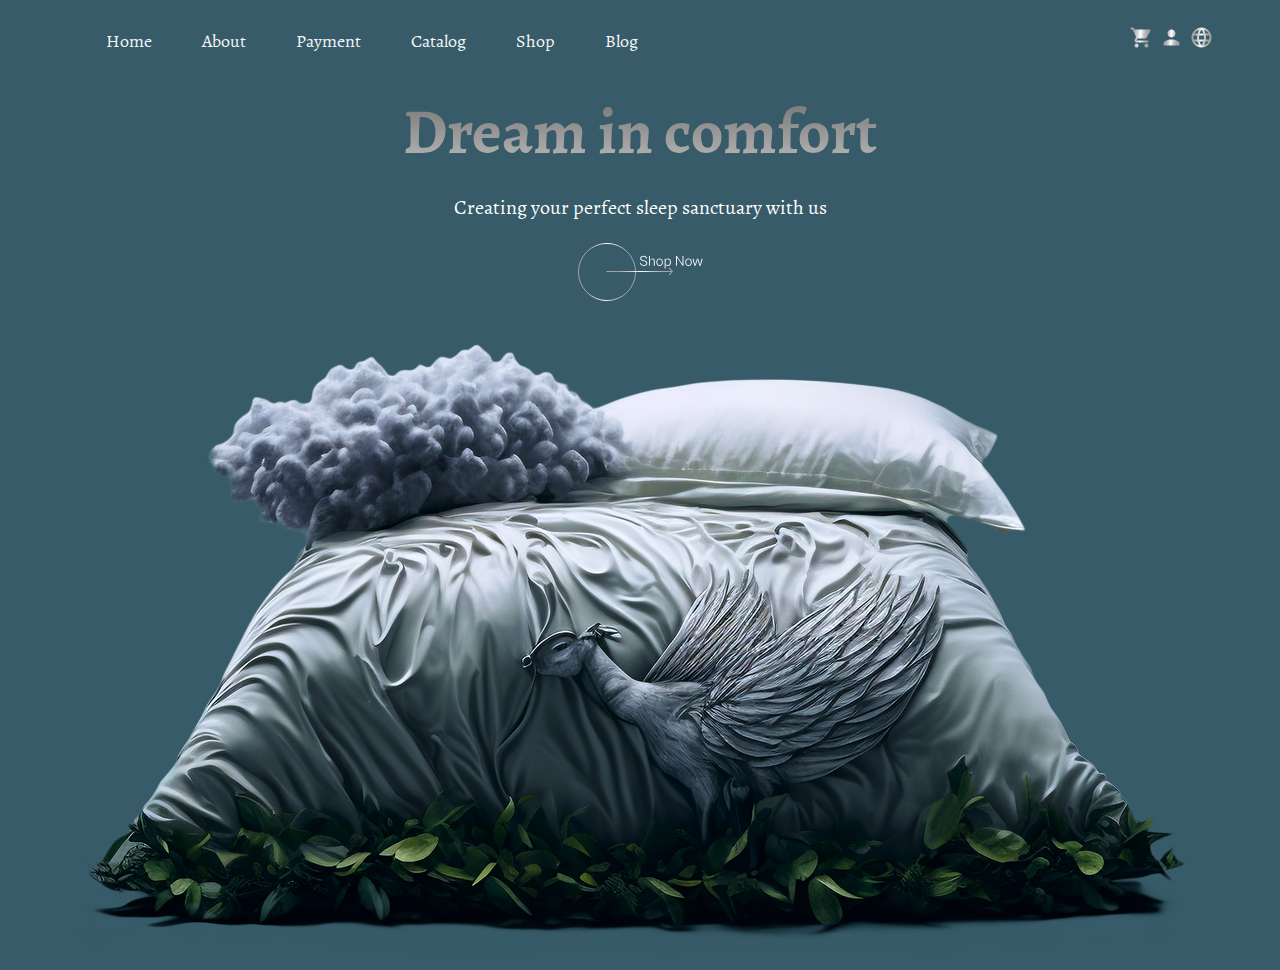
<file: index.html>
<!DOCTYPE html>
<html lang="en" dir="ltr">

<head>
    <meta charset="UTF-8">
    <meta name="viewport" content="width=device-width, initial-scale=1.0">
    <title>Bed Linen online shop | dream in confort</title>
    <link rel="preconnect" href="https://fonts.googleapis.com">
    <link rel="preconnect" href="https://fonts.gstatic.com" crossorigin>
    <link href="https://fonts.googleapis.com/css2?family=Sahitya:wght@400;700&display=swap" rel="stylesheet">
    <link rel="stylesheet" href="./style.css">
</head>

<body>
    <header class="header">
        <!-- list / item -->
        <div>
            <ul class="list">
                <li><a href="" class="item">Home</a></li>
                <li><a href="" class="item">About</a></li>
                <li><a href="" class="item">Payment</a></li>
                <li><a href="" class="item">Catalog</a></li>
                <li><a href="" class="item">Shop</a></li>
                <li><a href="" class="item">Blog</a></li>
            </ul>
        </div>

        <!-- svg icon -->
        <div class="icons">
            <!-- shoping cart icon -->
            <div>
                <svg width="25" height="25" viewBox="0 0 25 25" fill="none" xmlns="http://www.w3.org/2000/svg">
                    <g clip-path="url(#clip0_1_11160)">
                        <path
                            d="M7.5 22.5C6.95 22.5 6.47933 22.3043 6.088 21.913C5.696 21.521 5.5 21.05 5.5 20.5C5.5 19.95 5.696 19.479 6.088 19.087C6.47933 18.6957 6.95 18.5 7.5 18.5C8.05 18.5 8.52067 18.6957 8.912 19.087C9.304 19.479 9.5 19.95 9.5 20.5C9.5 21.05 9.304 21.521 8.912 21.913C8.52067 22.3043 8.05 22.5 7.5 22.5ZM17.5 22.5C16.95 22.5 16.4793 22.3043 16.088 21.913C15.696 21.521 15.5 21.05 15.5 20.5C15.5 19.95 15.696 19.479 16.088 19.087C16.4793 18.6957 16.95 18.5 17.5 18.5C18.05 18.5 18.521 18.6957 18.913 19.087C19.3043 19.479 19.5 19.95 19.5 20.5C19.5 21.05 19.3043 21.521 18.913 21.913C18.521 22.3043 18.05 22.5 17.5 22.5ZM7.5 17.5C6.75 17.5 6.18333 17.1707 5.8 16.512C5.41667 15.854 5.4 15.2 5.75 14.55L7.1 12.1L3.5 4.5H2.475C2.19167 4.5 1.95833 4.404 1.775 4.212C1.59167 4.02067 1.5 3.78333 1.5 3.5C1.5 3.21667 1.596 2.979 1.788 2.787C1.97933 2.59567 2.21667 2.5 2.5 2.5H4.125C4.30833 2.5 4.48333 2.55 4.65 2.65C4.81667 2.75 4.94167 2.89167 5.025 3.075L5.7 4.5H20.45C20.9 4.5 21.2083 4.66667 21.375 5C21.5417 5.33333 21.5333 5.68333 21.35 6.05L17.8 12.45C17.6167 12.7833 17.375 13.0417 17.075 13.225C16.775 13.4083 16.4333 13.5 16.05 13.5H8.6L7.5 15.5H18.525C18.8083 15.5 19.0417 15.5957 19.225 15.787C19.4083 15.979 19.5 16.2167 19.5 16.5C19.5 16.7833 19.404 17.0207 19.212 17.212C19.0207 17.404 18.7833 17.5 18.5 17.5H7.5Z"
                            fill="url(#paint0_linear_1_11160)" />
                    </g>
                    <defs>
                        <linearGradient id="paint0_linear_1_11160" x1="-1.44001" y1="2.00635" x2="22.7609" y2="3.87885"
                            gradientUnits="userSpaceOnUse">
                            <stop offset="0.270833" stop-color="#A3A3A3" />
                            <stop offset="0.412103" stop-color="#CCCCCC" />
                            <stop offset="0.551716" stop-color="white" />
                            <stop offset="0.677083" stop-color="#CCCCCC" />
                            <stop offset="0.833333" stop-color="#A3A3A3" />
                        </linearGradient>
                        <clipPath id="clip0_1_11160">
                            <rect width="25" height="25" fill="white" />
                        </clipPath>
                    </defs>
                </svg>
            </div>

            <!-- admin panel icon -->
            <div>
                <svg width="25" height="25" viewBox="0 0 25 25" fill="none" xmlns="http://www.w3.org/2000/svg">
                    <g clip-path="url(#clip0_1_11163)">
                        <path
                            d="M12.5 4.5C13.5609 4.5 14.5783 4.92143 15.3284 5.67157C16.0786 6.42172 16.5 7.43913 16.5 8.5C16.5 9.56087 16.0786 10.5783 15.3284 11.3284C14.5783 12.0786 13.5609 12.5 12.5 12.5C11.4391 12.5 10.4217 12.0786 9.67157 11.3284C8.92143 10.5783 8.5 9.56087 8.5 8.5C8.5 7.43913 8.92143 6.42172 9.67157 5.67157C10.4217 4.92143 11.4391 4.5 12.5 4.5ZM12.5 14.5C16.92 14.5 20.5 16.29 20.5 18.5V20.5H4.5V18.5C4.5 16.29 8.08 14.5 12.5 14.5Z"
                            fill="url(#paint0_linear_1_11163)" />
                    </g>
                    <defs>
                        <linearGradient id="paint0_linear_1_11163" x1="2.1473" y1="4.10508" x2="21.5137" y2="5.60396"
                            gradientUnits="userSpaceOnUse">
                            <stop offset="0.270833" stop-color="#A3A3A3" />
                            <stop offset="0.412103" stop-color="#CCCCCC" />
                            <stop offset="0.551716" stop-color="white" />
                            <stop offset="0.677083" stop-color="#CCCCCC" />
                            <stop offset="0.833333" stop-color="#A3A3A3" />
                        </linearGradient>
                        <clipPath id="clip0_1_11163">
                            <rect width="25" height="25" fill="white" />
                        </clipPath>
                    </defs>
                </svg>
            </div>

            <!-- internet icon -->
            <div>
                <svg width="25" height="25" viewBox="0 0 25 25" fill="none" xmlns="http://www.w3.org/2000/svg">
                    <g clip-path="url(#clip0_1_11166)">
                        <path
                            d="M12.5 22.5C11.1333 22.5 9.84167 22.2373 8.625 21.712C7.40833 21.1873 6.346 20.4707 5.438 19.562C4.52933 18.654 3.81267 17.5917 3.288 16.375C2.76267 15.1583 2.5 13.8667 2.5 12.5C2.5 11.1167 2.76267 9.821 3.288 8.613C3.81267 7.40433 4.52933 6.346 5.438 5.438C6.346 4.52933 7.40833 3.81233 8.625 3.287C9.84167 2.76233 11.1333 2.5 12.5 2.5C13.8833 2.5 15.179 2.76233 16.387 3.287C17.5957 3.81233 18.654 4.52933 19.562 5.438C20.4707 6.346 21.1873 7.40433 21.712 8.613C22.2373 9.821 22.5 11.1167 22.5 12.5C22.5 13.8667 22.2373 15.1583 21.712 16.375C21.1873 17.5917 20.4707 18.654 19.562 19.562C18.654 20.4707 17.5957 21.1873 16.387 21.712C15.179 22.2373 13.8833 22.5 12.5 22.5ZM12.5 20.45C12.9333 19.85 13.3083 19.225 13.625 18.575C13.9417 17.925 14.2 17.2333 14.4 16.5H10.6C10.8 17.2333 11.0583 17.925 11.375 18.575C11.6917 19.225 12.0667 19.85 12.5 20.45ZM9.9 20.05C9.6 19.5 9.33767 18.929 9.113 18.337C8.88767 17.7457 8.7 17.1333 8.55 16.5H5.6C6.08333 17.3333 6.68733 18.0583 7.412 18.675C8.13733 19.2917 8.96667 19.75 9.9 20.05ZM15.1 20.05C16.0333 19.75 16.8623 19.2917 17.587 18.675C18.3123 18.0583 18.9167 17.3333 19.4 16.5H16.45C16.3 17.1333 16.1127 17.7457 15.888 18.337C15.6627 18.929 15.4 19.5 15.1 20.05ZM4.75 14.5H8.15C8.1 14.1667 8.06233 13.8373 8.037 13.512C8.01233 13.1873 8 12.85 8 12.5C8 12.15 8.01233 11.8127 8.037 11.488C8.06233 11.1627 8.1 10.8333 8.15 10.5H4.75C4.66667 10.8333 4.604 11.1627 4.562 11.488C4.52067 11.8127 4.5 12.15 4.5 12.5C4.5 12.85 4.52067 13.1873 4.562 13.512C4.604 13.8373 4.66667 14.1667 4.75 14.5ZM10.15 14.5H14.85C14.9 14.1667 14.9377 13.8373 14.963 13.512C14.9877 13.1873 15 12.85 15 12.5C15 12.15 14.9877 11.8127 14.963 11.488C14.9377 11.1627 14.9 10.8333 14.85 10.5H10.15C10.1 10.8333 10.0627 11.1627 10.038 11.488C10.0127 11.8127 10 12.15 10 12.5C10 12.85 10.0127 13.1873 10.038 13.512C10.0627 13.8373 10.1 14.1667 10.15 14.5ZM16.85 14.5H20.25C20.3333 14.1667 20.396 13.8373 20.438 13.512C20.4793 13.1873 20.5 12.85 20.5 12.5C20.5 12.15 20.4793 11.8127 20.438 11.488C20.396 11.1627 20.3333 10.8333 20.25 10.5H16.85C16.9 10.8333 16.9373 11.1627 16.962 11.488C16.9873 11.8127 17 12.15 17 12.5C17 12.85 16.9873 13.1873 16.962 13.512C16.9373 13.8373 16.9 14.1667 16.85 14.5ZM16.45 8.5H19.4C18.9167 7.66667 18.3123 6.94167 17.587 6.325C16.8623 5.70833 16.0333 5.25 15.1 4.95C15.4 5.5 15.6627 6.07067 15.888 6.662C16.1127 7.254 16.3 7.86667 16.45 8.5ZM10.6 8.5H14.4C14.2 7.76667 13.9417 7.075 13.625 6.425C13.3083 5.775 12.9333 5.15 12.5 4.55C12.0667 5.15 11.6917 5.775 11.375 6.425C11.0583 7.075 10.8 7.76667 10.6 8.5ZM5.6 8.5H8.55C8.7 7.86667 8.88767 7.254 9.113 6.662C9.33767 6.07067 9.6 5.5 9.9 4.95C8.96667 5.25 8.13733 5.70833 7.412 6.325C6.68733 6.94167 6.08333 7.66667 5.6 8.5Z"
                            fill="url(#paint0_linear_1_11166)" />
                    </g>
                    <defs>
                        <linearGradient id="paint0_linear_1_11166" x1="-0.440881" y1="2.00635" x2="23.7671" y2="3.87996"
                            gradientUnits="userSpaceOnUse">
                            <stop offset="0.270833" stop-color="#A3A3A3" />
                            <stop offset="0.412103" stop-color="#CCCCCC" />
                            <stop offset="0.551716" stop-color="white" />
                            <stop offset="0.677083" stop-color="#CCCCCC" />
                            <stop offset="0.833333" stop-color="#A3A3A3" />
                        </linearGradient>
                        <clipPath id="clip0_1_11166">
                            <rect width="25" height="25" fill="white" />
                        </clipPath>
                    </defs>
                </svg>
            </div>
        </div>
    </header>

    <main>
        <!-- hero section | dream in confort -->
        <section class="hero-sect">
            <!-- title | Dream ... -->
            <div>
                <h1 class="title">Dream in comfort</h1>
            </div>

            <!-- text | under the title -->
            <div>
                <p class="text">
                    Creating your perfect sleep sanctuary with us
                </p>
            </div>

            <!-- button shop now -->
            <div>
                <a href="">
                    <button class="btn-shop">
                        <svg width="135" height="68" viewBox="0 0 135 68" fill="none"
                            xmlns="http://www.w3.org/2000/svg">
                            <rect x="5.4203" y="5.42024" width="57.1594" height="57.1594" rx="28.5797"
                                stroke="url(#paint0_linear_1_11139)" stroke-width="0.985507" />
                            <path
                                d="M99.8847 33.8558C100.077 33.6633 100.077 33.3513 99.8847 33.1589L96.7488 30.023C96.5564 29.8306 96.2444 29.8306 96.052 30.023C95.8595 30.2155 95.8595 30.5275 96.052 30.7199L98.8394 33.5073L96.052 36.2948C95.8595 36.4872 95.8595 36.7992 96.052 36.9916C96.2444 37.1841 96.5564 37.1841 96.7488 36.9916L99.8847 33.8558ZM33.5073 34.0001H99.5362V33.0146H33.5073V34.0001Z"
                                fill="url(#paint1_linear_1_11139)" />
                            <path
                                d="M71.0027 27.9155C72.8209 27.9155 74.2549 26.9694 74.2549 25.2399C74.2549 23.4216 72.8801 22.8303 71.3575 22.4755L70.1896 22.1946C68.9036 21.8842 68.1792 21.4407 68.1792 20.3616C68.1792 19.2825 69.1401 18.6616 70.3375 18.6616C71.7714 18.6616 72.8357 19.312 73.294 20.7016L74.107 20.0512C73.5305 18.5581 72.1705 17.7451 70.3523 17.7451C68.6818 17.7451 67.1592 18.6764 67.1592 20.4355C67.1592 22.1651 68.4896 22.7712 69.8792 23.0964L70.9583 23.3329C72.4662 23.6877 73.2792 24.1016 73.2792 25.2694C73.2792 26.5259 72.2149 27.0138 71.0027 27.0138C69.7018 27.0138 68.0905 26.3929 67.6175 24.6929L66.8636 25.3433C67.4992 27.1764 69.214 27.9155 71.0027 27.9155ZM76.9416 27.7825V23.6729C76.9416 22.4459 77.5625 21.352 79.0851 21.352C80.2973 21.352 80.7999 22.0616 80.7999 23.2146V27.7825H81.7755V22.9929C81.7755 21.3668 80.859 20.539 79.4842 20.539C78.0355 20.539 77.1929 21.5146 76.9416 22.6677V17.8781H75.9659V27.7825H76.9416ZM86.5997 27.9303C88.551 27.9303 89.9258 26.4816 89.9258 24.2346C89.9258 21.9877 88.551 20.539 86.5997 20.539C84.6484 20.539 83.2884 21.9877 83.2884 24.2346C83.2884 26.4816 84.6484 27.9303 86.5997 27.9303ZM86.5997 27.1025C85.2102 27.1025 84.2641 26.112 84.2641 24.2346C84.2641 22.3425 85.2102 21.3373 86.5997 21.3373C88.0041 21.3373 88.9502 22.3425 88.9502 24.2346C88.9502 26.112 88.0041 27.1025 86.5997 27.1025ZM92.6337 30.532V25.9051C92.8702 26.999 93.6389 27.9303 94.9989 27.9303C96.8467 27.9303 97.9554 26.4668 97.9554 24.2199C97.9554 21.9877 96.8467 20.5094 94.9989 20.5094C93.6389 20.5094 92.8702 21.4407 92.6337 22.5494V20.6868H91.658V30.532H92.6337ZM92.6337 24.8851V23.5546C92.6337 22.372 93.2693 21.3373 94.7033 21.3373C95.9893 21.3373 96.965 22.2242 96.965 24.2199C96.965 26.2155 95.9893 27.1025 94.7033 27.1025C93.2693 27.1025 92.6337 26.0677 92.6337 24.8851ZM103.984 27.7825V20.5833L103.925 19.4746L104.649 20.5686L109.616 27.7825H110.488V17.8781H109.513V24.9442L109.572 26.2303L108.714 24.9146L103.88 17.8781H103.008V27.7825H103.984ZM115.501 27.9303C117.452 27.9303 118.827 26.4816 118.827 24.2346C118.827 21.9877 117.452 20.539 115.501 20.539C113.55 20.539 112.19 21.9877 112.19 24.2346C112.19 26.4816 113.55 27.9303 115.501 27.9303ZM115.501 27.1025C114.111 27.1025 113.165 26.112 113.165 24.2346C113.165 22.3425 114.111 21.3373 115.501 21.3373C116.905 21.3373 117.851 22.3425 117.851 24.2346C117.851 26.112 116.905 27.1025 115.501 27.1025ZM122.637 27.7825L124.145 23.052L124.558 21.4999L124.958 23.052L126.465 27.7825H127.722L129.658 20.6868H128.565L127.412 25.4764L127.086 27.0581L126.658 25.4764L125.15 20.6868H123.952L122.445 25.4764L122.016 27.0581L121.691 25.4764L120.523 20.6868H119.444L121.38 27.7825H122.637Z"
                                fill="#F5F7FA" />
                            <defs>
                                <linearGradient id="paint0_linear_1_11139" x1="-3.62231" y1="3.49234" x2="66.7563"
                                    y2="8.93936" gradientUnits="userSpaceOnUse">
                                    <stop offset="0.270833" stop-color="#A3A3A3" />
                                    <stop offset="0.412103" stop-color="#CCCCCC" />
                                    <stop offset="0.551716" stop-color="white" />
                                    <stop offset="0.677083" stop-color="#CCCCCC" />
                                    <stop offset="0.833333" stop-color="#A3A3A3" />
                                </linearGradient>
                                <linearGradient id="paint1_linear_1_11139" x1="23.7981" y1="33.4826" x2="26.7631"
                                    y2="48.6352" gradientUnits="userSpaceOnUse">
                                    <stop offset="0.270833" stop-color="#A3A3A3" />
                                    <stop offset="0.412103" stop-color="#CCCCCC" />
                                    <stop offset="0.551716" stop-color="white" />
                                    <stop offset="0.677083" stop-color="#CCCCCC" />
                                    <stop offset="0.833333" stop-color="#A3A3A3" />
                                </linearGradient>
                            </defs>
                        </svg>
                    </button>
                </a>
            </div>

            <!-- image bed linen -->
            <div>
                <img src="./assest/image/Hero-pic.png" alt="Hero-pic">
            </div>
        </section>
    </main>
</body>

</html>
</file>
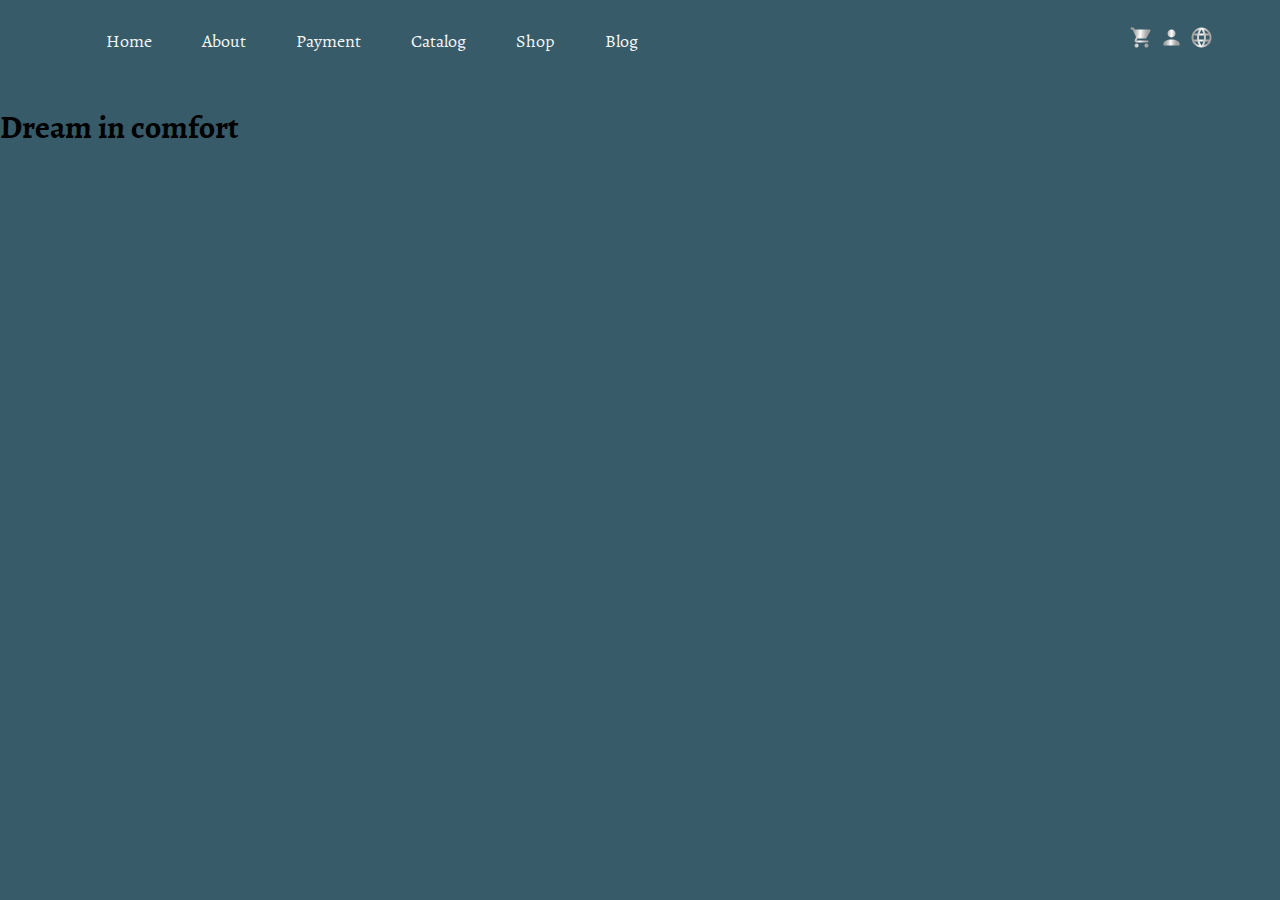
<file: bed-linen.html>
<!DOCTYPE html>
<html lang="en" dir="ltr">

<head>
    <meta charset="UTF-8">
    <meta name="viewport" content="width=device-width, initial-scale=1.0">
    <title>Bed Linen online shop | dream in confort</title>
    <link rel="preconnect" href="https://fonts.googleapis.com">
    <link rel="preconnect" href="https://fonts.gstatic.com" crossorigin>
    <link href="https://fonts.googleapis.com/css2?family=Sahitya:wght@400;700&display=swap" rel="stylesheet">
    <link rel="stylesheet" href="./bed-linen.css">
</head>

<body>
    <header class="header">
        <!-- list / item -->
        <div>
            <ul class="list">
                <li><a href="" class="item">Home</a></li>
                <li><a href="" class="item">About</a></li>
                <li><a href="" class="item">Payment</a></li>
                <li><a href="" class="item">Catalog</a></li>
                <li><a href="" class="item">Shop</a></li>
                <li><a href="" class="item">Blog</a></li>
            </ul>
        </div>

        <!-- svg icon -->
        <div class="icons">
            <!-- shoping cart icon -->
            <div>
                <svg width="25" height="25" viewBox="0 0 25 25" fill="none" xmlns="http://www.w3.org/2000/svg">
                    <g clip-path="url(#clip0_1_11160)">
                        <path
                            d="M7.5 22.5C6.95 22.5 6.47933 22.3043 6.088 21.913C5.696 21.521 5.5 21.05 5.5 20.5C5.5 19.95 5.696 19.479 6.088 19.087C6.47933 18.6957 6.95 18.5 7.5 18.5C8.05 18.5 8.52067 18.6957 8.912 19.087C9.304 19.479 9.5 19.95 9.5 20.5C9.5 21.05 9.304 21.521 8.912 21.913C8.52067 22.3043 8.05 22.5 7.5 22.5ZM17.5 22.5C16.95 22.5 16.4793 22.3043 16.088 21.913C15.696 21.521 15.5 21.05 15.5 20.5C15.5 19.95 15.696 19.479 16.088 19.087C16.4793 18.6957 16.95 18.5 17.5 18.5C18.05 18.5 18.521 18.6957 18.913 19.087C19.3043 19.479 19.5 19.95 19.5 20.5C19.5 21.05 19.3043 21.521 18.913 21.913C18.521 22.3043 18.05 22.5 17.5 22.5ZM7.5 17.5C6.75 17.5 6.18333 17.1707 5.8 16.512C5.41667 15.854 5.4 15.2 5.75 14.55L7.1 12.1L3.5 4.5H2.475C2.19167 4.5 1.95833 4.404 1.775 4.212C1.59167 4.02067 1.5 3.78333 1.5 3.5C1.5 3.21667 1.596 2.979 1.788 2.787C1.97933 2.59567 2.21667 2.5 2.5 2.5H4.125C4.30833 2.5 4.48333 2.55 4.65 2.65C4.81667 2.75 4.94167 2.89167 5.025 3.075L5.7 4.5H20.45C20.9 4.5 21.2083 4.66667 21.375 5C21.5417 5.33333 21.5333 5.68333 21.35 6.05L17.8 12.45C17.6167 12.7833 17.375 13.0417 17.075 13.225C16.775 13.4083 16.4333 13.5 16.05 13.5H8.6L7.5 15.5H18.525C18.8083 15.5 19.0417 15.5957 19.225 15.787C19.4083 15.979 19.5 16.2167 19.5 16.5C19.5 16.7833 19.404 17.0207 19.212 17.212C19.0207 17.404 18.7833 17.5 18.5 17.5H7.5Z"
                            fill="url(#paint0_linear_1_11160)" />
                    </g>
                    <defs>
                        <linearGradient id="paint0_linear_1_11160" x1="-1.44001" y1="2.00635" x2="22.7609" y2="3.87885"
                            gradientUnits="userSpaceOnUse">
                            <stop offset="0.270833" stop-color="#A3A3A3" />
                            <stop offset="0.412103" stop-color="#CCCCCC" />
                            <stop offset="0.551716" stop-color="white" />
                            <stop offset="0.677083" stop-color="#CCCCCC" />
                            <stop offset="0.833333" stop-color="#A3A3A3" />
                        </linearGradient>
                        <clipPath id="clip0_1_11160">
                            <rect width="25" height="25" fill="white" />
                        </clipPath>
                    </defs>
                </svg>
            </div>

            <!-- admin panel icon -->
            <div>
                <svg width="25" height="25" viewBox="0 0 25 25" fill="none" xmlns="http://www.w3.org/2000/svg">
                    <g clip-path="url(#clip0_1_11163)">
                        <path
                            d="M12.5 4.5C13.5609 4.5 14.5783 4.92143 15.3284 5.67157C16.0786 6.42172 16.5 7.43913 16.5 8.5C16.5 9.56087 16.0786 10.5783 15.3284 11.3284C14.5783 12.0786 13.5609 12.5 12.5 12.5C11.4391 12.5 10.4217 12.0786 9.67157 11.3284C8.92143 10.5783 8.5 9.56087 8.5 8.5C8.5 7.43913 8.92143 6.42172 9.67157 5.67157C10.4217 4.92143 11.4391 4.5 12.5 4.5ZM12.5 14.5C16.92 14.5 20.5 16.29 20.5 18.5V20.5H4.5V18.5C4.5 16.29 8.08 14.5 12.5 14.5Z"
                            fill="url(#paint0_linear_1_11163)" />
                    </g>
                    <defs>
                        <linearGradient id="paint0_linear_1_11163" x1="2.1473" y1="4.10508" x2="21.5137" y2="5.60396"
                            gradientUnits="userSpaceOnUse">
                            <stop offset="0.270833" stop-color="#A3A3A3" />
                            <stop offset="0.412103" stop-color="#CCCCCC" />
                            <stop offset="0.551716" stop-color="white" />
                            <stop offset="0.677083" stop-color="#CCCCCC" />
                            <stop offset="0.833333" stop-color="#A3A3A3" />
                        </linearGradient>
                        <clipPath id="clip0_1_11163">
                            <rect width="25" height="25" fill="white" />
                        </clipPath>
                    </defs>
                </svg>
            </div>

            <!-- internet icon -->
            <div>
                <svg width="25" height="25" viewBox="0 0 25 25" fill="none" xmlns="http://www.w3.org/2000/svg">
                    <g clip-path="url(#clip0_1_11166)">
                        <path
                            d="M12.5 22.5C11.1333 22.5 9.84167 22.2373 8.625 21.712C7.40833 21.1873 6.346 20.4707 5.438 19.562C4.52933 18.654 3.81267 17.5917 3.288 16.375C2.76267 15.1583 2.5 13.8667 2.5 12.5C2.5 11.1167 2.76267 9.821 3.288 8.613C3.81267 7.40433 4.52933 6.346 5.438 5.438C6.346 4.52933 7.40833 3.81233 8.625 3.287C9.84167 2.76233 11.1333 2.5 12.5 2.5C13.8833 2.5 15.179 2.76233 16.387 3.287C17.5957 3.81233 18.654 4.52933 19.562 5.438C20.4707 6.346 21.1873 7.40433 21.712 8.613C22.2373 9.821 22.5 11.1167 22.5 12.5C22.5 13.8667 22.2373 15.1583 21.712 16.375C21.1873 17.5917 20.4707 18.654 19.562 19.562C18.654 20.4707 17.5957 21.1873 16.387 21.712C15.179 22.2373 13.8833 22.5 12.5 22.5ZM12.5 20.45C12.9333 19.85 13.3083 19.225 13.625 18.575C13.9417 17.925 14.2 17.2333 14.4 16.5H10.6C10.8 17.2333 11.0583 17.925 11.375 18.575C11.6917 19.225 12.0667 19.85 12.5 20.45ZM9.9 20.05C9.6 19.5 9.33767 18.929 9.113 18.337C8.88767 17.7457 8.7 17.1333 8.55 16.5H5.6C6.08333 17.3333 6.68733 18.0583 7.412 18.675C8.13733 19.2917 8.96667 19.75 9.9 20.05ZM15.1 20.05C16.0333 19.75 16.8623 19.2917 17.587 18.675C18.3123 18.0583 18.9167 17.3333 19.4 16.5H16.45C16.3 17.1333 16.1127 17.7457 15.888 18.337C15.6627 18.929 15.4 19.5 15.1 20.05ZM4.75 14.5H8.15C8.1 14.1667 8.06233 13.8373 8.037 13.512C8.01233 13.1873 8 12.85 8 12.5C8 12.15 8.01233 11.8127 8.037 11.488C8.06233 11.1627 8.1 10.8333 8.15 10.5H4.75C4.66667 10.8333 4.604 11.1627 4.562 11.488C4.52067 11.8127 4.5 12.15 4.5 12.5C4.5 12.85 4.52067 13.1873 4.562 13.512C4.604 13.8373 4.66667 14.1667 4.75 14.5ZM10.15 14.5H14.85C14.9 14.1667 14.9377 13.8373 14.963 13.512C14.9877 13.1873 15 12.85 15 12.5C15 12.15 14.9877 11.8127 14.963 11.488C14.9377 11.1627 14.9 10.8333 14.85 10.5H10.15C10.1 10.8333 10.0627 11.1627 10.038 11.488C10.0127 11.8127 10 12.15 10 12.5C10 12.85 10.0127 13.1873 10.038 13.512C10.0627 13.8373 10.1 14.1667 10.15 14.5ZM16.85 14.5H20.25C20.3333 14.1667 20.396 13.8373 20.438 13.512C20.4793 13.1873 20.5 12.85 20.5 12.5C20.5 12.15 20.4793 11.8127 20.438 11.488C20.396 11.1627 20.3333 10.8333 20.25 10.5H16.85C16.9 10.8333 16.9373 11.1627 16.962 11.488C16.9873 11.8127 17 12.15 17 12.5C17 12.85 16.9873 13.1873 16.962 13.512C16.9373 13.8373 16.9 14.1667 16.85 14.5ZM16.45 8.5H19.4C18.9167 7.66667 18.3123 6.94167 17.587 6.325C16.8623 5.70833 16.0333 5.25 15.1 4.95C15.4 5.5 15.6627 6.07067 15.888 6.662C16.1127 7.254 16.3 7.86667 16.45 8.5ZM10.6 8.5H14.4C14.2 7.76667 13.9417 7.075 13.625 6.425C13.3083 5.775 12.9333 5.15 12.5 4.55C12.0667 5.15 11.6917 5.775 11.375 6.425C11.0583 7.075 10.8 7.76667 10.6 8.5ZM5.6 8.5H8.55C8.7 7.86667 8.88767 7.254 9.113 6.662C9.33767 6.07067 9.6 5.5 9.9 4.95C8.96667 5.25 8.13733 5.70833 7.412 6.325C6.68733 6.94167 6.08333 7.66667 5.6 8.5Z"
                            fill="url(#paint0_linear_1_11166)" />
                    </g>
                    <defs>
                        <linearGradient id="paint0_linear_1_11166" x1="-0.440881" y1="2.00635" x2="23.7671" y2="3.87996"
                            gradientUnits="userSpaceOnUse">
                            <stop offset="0.270833" stop-color="#A3A3A3" />
                            <stop offset="0.412103" stop-color="#CCCCCC" />
                            <stop offset="0.551716" stop-color="white" />
                            <stop offset="0.677083" stop-color="#CCCCCC" />
                            <stop offset="0.833333" stop-color="#A3A3A3" />
                        </linearGradient>
                        <clipPath id="clip0_1_11166">
                            <rect width="25" height="25" fill="white" />
                        </clipPath>
                    </defs>
                </svg>
            </div>
        </div>
    </header>

    <main>
        <!-- hero section | dream in confort -->
        <section class="hero-sect">
            <!-- titile | Dreamm ... -->
            <div>
                <h1 class="title">Dream in comfort</h1>
            </div>
            <div></div>
            <div></div>
            <div></div>
        </section>
    </main>
</body>

</html>
</file>
<file: style.css>
html,
body {
    background-color: #375B68;
    max-width: 1440px;
    font-family: "Sahitya", serif;
    margin: auto;
}

a {
    text-decoration: none;
}

/* ----------------------root--------------------- */

:root {
    --text-color: #F5F7FA;
}

/* ----------------------header--------------------- */

.header {
    display: flex;
    align-items: center;
    justify-content: space-between;
    padding: 25px 66px;
}

.header .list {
    display: flex;
    align-items: center;
    gap: 50px;
    list-style: none;
    margin: 0px;
}

.header .list .item {
    color: var(--text-color);
    font-size: 18px;
}

.header .icons {
    display: flex;
    align-items: center;
    gap: 5px;
}

/* ----------------------hero-sect--------------------- */

.hero-sect {
    display: flex;
    flex-direction: column;
    align-items: center;
    gap: 10px;
}

.hero-sect .title {
    margin: 0px;
    font-size: 64px;
    background-clip: text;
    color: transparent;
    background-image: linear-gradient(180deg, #797979 20%, #ababab 70%);
}

.hero-sect .text {
    margin: 0px;
    color: #FFFFFF;
    font-size: 20px;
}

.hero-sect .btn-shop {
    background: none;
    border: none;
    padding: 5px;
}
</file>
<file: bed-linen.css>
html,
body {
    background-color: #375B68;
    max-width: 1440px;
    font-family: "Sahitya", serif;
    margin: auto;
}

a {
    text-decoration: none;
}

/* ----------------------root--------------------- */

:root {
    --text-color: #F5F7FA;
}

/* ----------------------header--------------------- */

.header {
    display: flex;
    align-items: center;
    justify-content: space-between;
    padding: 25px 66px;
}

.header .list {
    display: flex;
    align-items: center;
    gap: 50px;
    list-style: none;
    margin: 0px;
}

.header .list .item {
    color: var(--text-color);
    font-size: 18px;
}

.header .icons {
    display: flex;
    align-items: center;
    gap: 5px;
}
</file>
